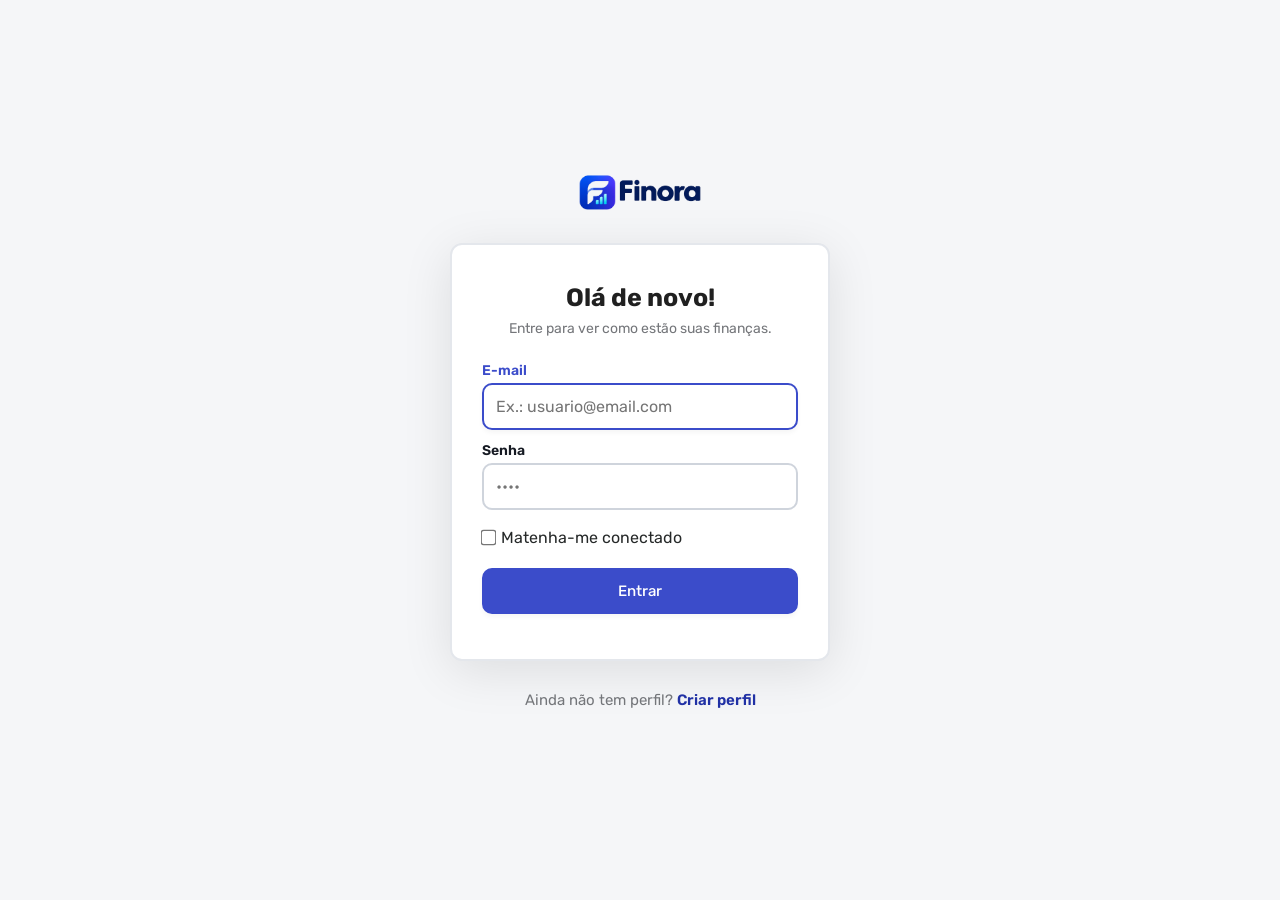
<file: index.html>
<!DOCTYPE html>
<html lang="pt-BR">
    <head>
        <meta charset="UTF-8">
        <meta name="viewport" content="width=device-width, initial-scale=1.0">
        <link rel="stylesheet" href="https://fonts.googleapis.com/css2?family=Material+Symbols+Outlined:opsz,wght,FILL,GRAD@20..48,100..700,0..1,-50..200">
        <link rel="stylesheet" href="assets/css/index.css">
        <title>Minhas finanças</title>
    </head>
    <body>
        <div id="content">
        
            <main>

                <header>
                    <img src="assets/img/logo.png" alt="Finora">

                    <a href="novo-lancamento.html" class="btn btn-primary">
                        <span class="material-symbols-outlined">add</span>
                        Novo lançamento
                    </a>
                </header>

                <section class="period">
                    <select class="select-lg" id="mes" name="mes" onchange="definirPeriodo()"></select>
                    <select class="select-lg" id="ano" name="ano" onchange="definirPeriodo()"></select>
                </section>

                <section class="resume">
                    <div class="card-resume card-bg-green">
                        <div class="icon-box box-green-bg">
                            <span class="material-symbols-outlined">arrow_outward</span>
                        </div>
                        <p class="card-label">Receitas</p>
                        <h1 id="valor-receitas" class="card-value">R$ 0,00</h1>
                    </div>

                    <div class="card-resume card-bg-red">
                        <div class="icon-box box-red-bg">
                            <span class="material-symbols-outlined">south_east</span>
                        </div>
                        <p class="card-label">Despesas</p>
                        <h1 id="valor-despesas" class="card-value">R$ 0,00</h1>
                    </div>

                    <div class="card-resume card-bg-blue">
                        <div class="icon-box box-blue-bg">
                            <span class="material-symbols-outlined">wallet</span>
                        </div>
                        <p class="card-label">Saldo</p>
                        <h1 id="saldo" class="card-value">R$ 0,00</h1>
                    </div>
                </section>

                <section class="progress-bar">
                    <div class="progress-box">
                        <div class="percent"></div>
                    </div>
                    <p>
                        <strong id="usuario">Olá,</strong> você consumiu 
                        <strong id="percentual-salario">0%</strong> da sua renda de 
                        <strong id="renda">R$ 0,00</strong>
                        <a href="renda.html" class="btn-icon">
                            <span class="material-symbols-outlined">edit</span>
                        </a>
                    </p>
                </section>

                <section class="transactions">
                    <div class="transactions-header">
                        <h2>Lançamentos</h2>
                        <div class="filters">
                            <button class="btn btn-filter filter-active" onclick="filtrarPorTipo()">Todos</button>
                            <button class="btn btn-filter" onclick="filtrarPorTipo('RECEITA')">Receitas</button>
                            <button class="btn btn-filter" onclick="filtrarPorTipo('DESPESA')">Despesas</button>
                        </div>
                    </div>

                    <div class="table-box">
                        <table id="lancamentos"></table>
                    </div>

                    <button class="btn btn-light" onclick="logout()">
                        <span class="material-symbols-outlined">logout</span>
                        Sair
                    </button>

                </section>

            </main>

            <script src="assets/js/auth.js"></script>
            <script src="assets/js/spinner.js"></script>
            <script src="assets/js/index.js"></script>
            <script src="assets/js/ui.js"></script>
        </div>
    </body>
</html>
</file>
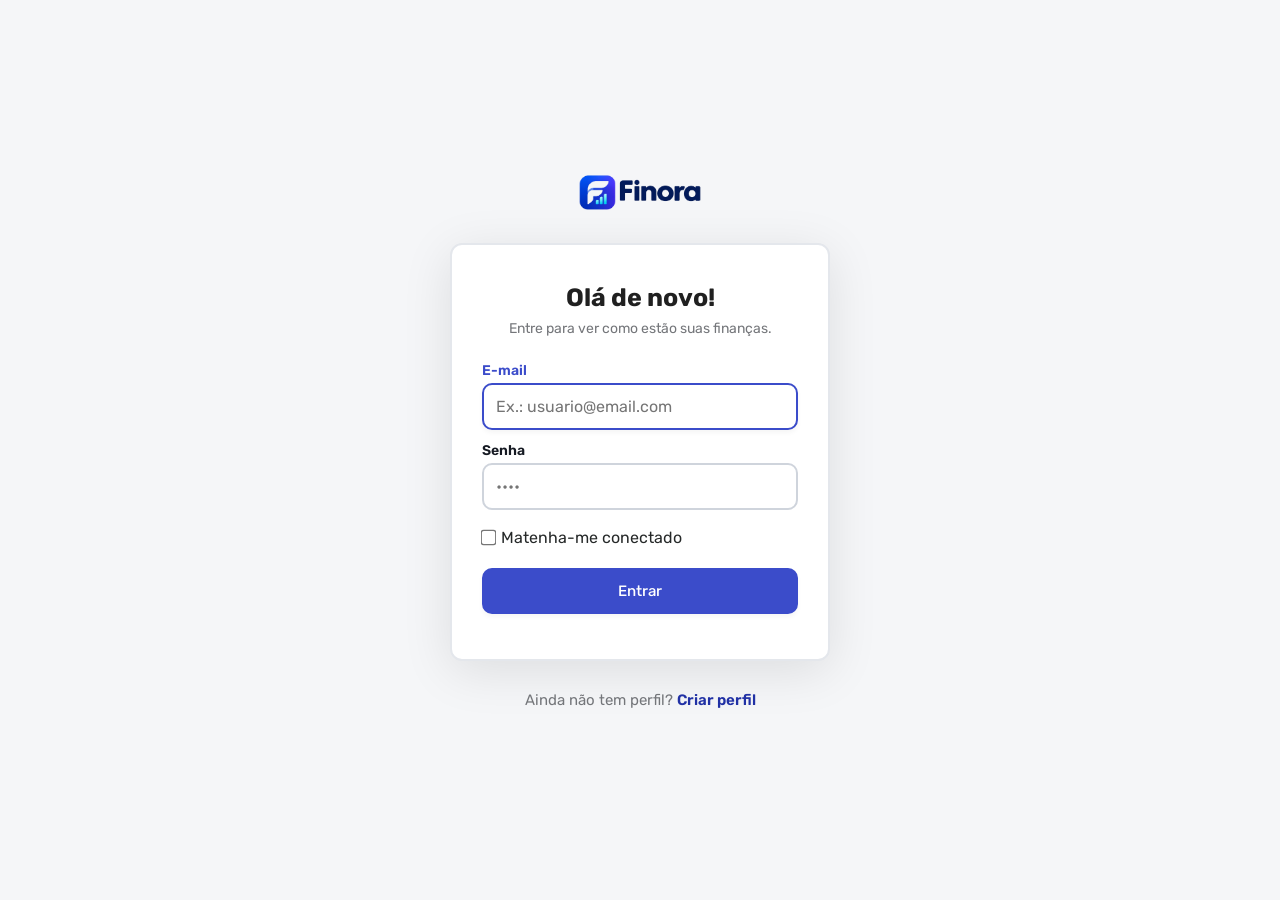
<file: login.html>
<!DOCTYPE html>
<html lang="pt-BR">
    <head>
        <meta charset="UTF-8">
        <meta name="viewport" content="width=device-width, initial-scale=1.0">
        <link rel="stylesheet" href="https://fonts.googleapis.com/css2?family=Material+Symbols+Outlined:opsz,wght,FILL,GRAD@20..48,100..700,0..1,-50..200">
        <link rel="stylesheet" href="assets/css/login.css">
        <title>Entre no Finora</title>
    </head>
    <body>
        <div id="content">
            <main>

                <img src="assets/img/logo.png" alt="Finora">
                
                <section>

                    <h1>Olá de novo!</h1>
                    <p>Entre para ver como estão suas finanças.</p>

                    <form onsubmit="entrar(event)" name="login">

                        <div class="field">
                            <label for="email">E-mail</label>
                            <input
                                class="input-text"
                                type="email"
                                name="email"
                                id="email"
                                placeholder="Ex.: usuario@email.com"
                                maxlength="100"
                                required
                                autofocus
                            >
                        </div>

                        <div class="field">
                            <label for="senha">Senha</label>
                            <input
                                class="input-text"
                                type="password"
                                name="senha"
                                id="senha"
                                placeholder="&bull;&bull;&bull;&bull;"
                                minlength="4"
                                maxlength="8"
                                required
                            >
                        </div>

                        <div id="login-fail" class="alert danger-alert hide-alert">
                            E-mail ou senha inválidos
                        </div>

                        <div class="checkbox">
                            <input type="checkbox" name="conectado" id="conectado" checked>
                            <label for="conectado">Matenha-me conectado</label>
                        </div>

                        <button type="submit" class="btn btn-primary block">Entrar</button>                        
                    </form>
                </section>
                <p class="novo-perfil">Ainda não tem perfil? <a href="perfil.html">Criar perfil</a></p>
            </main>

            <script src="assets/js/ui.js"></script>
            <script src="assets/js/spinner.js"></script>
            <script src="assets/js/login.js"></script>
        </div>
    </body>
</html>
</file>
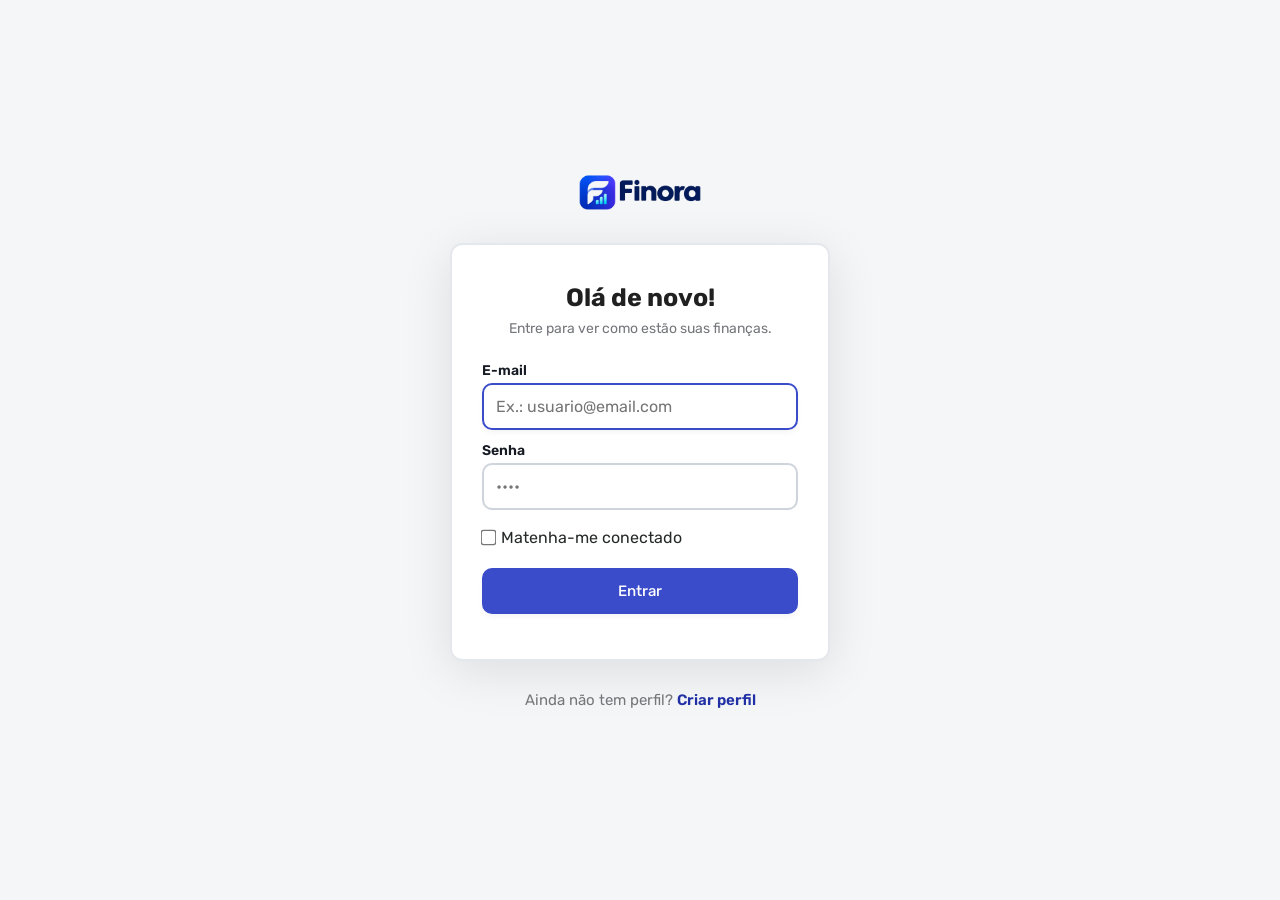
<file: novo-lancamento.html>
<!DOCTYPE html>
<html lang="pt-BR">
    <head>
        <meta charset="UTF-8">
        <meta name="viewport" content="width=device-width, initial-scale=1.0">
        <link rel="stylesheet" href="https://fonts.googleapis.com/css2?family=Material+Symbols+Outlined:opsz,wght,FILL,GRAD@20..48,100..700,0..1,-50..200">
        <link rel="stylesheet" href="assets/css/novo-lancamento.css">
        <title>Novo lançamento</title>
    </head>
    <body>
            
        <div id="content">

            <section>

                <a href="index.html" class="btn btn-light">
                    <span class="material-symbols-outlined">arrow_back</span>
                    Voltar
                </a>

                <img src="assets/img/logo.png" alt="Finora">

                <h1>Novo lançamento</h1>
                <p>Registre uma entrada ou saída de dinheiro.</p>

                <form onsubmit="salvar(event)" method="POST">

                    <div class="field">
                        <div class="radio-title">O que deseja lançar?</div>
                        <div class="radio-box">
                            <div class="radio-option" title="Dinheiro que entra">
                                <input type="radio" name="tipo" id="receita" value="RECEITA" required>
                                <label for="receita">Receita</label>
                            </div>
                            <div class="radio-option" title="Dinheiro que sai">
                                <input type="radio" name="tipo" id="despesa" value="DESPESA" checked required>
                                <label for="despesa">Despesa</label>
                            </div>
                        </div>
                    </div>

                    <div class="field">
                        <label for="descricao">Descrição</label>
                        <input
                            class="input-text"
                            type="text"
                            name="descricao"
                            id="descricao"
                            placeholder="Ex.: Mercado do mês"
                            maxlength="30"
                            required
                            autofocus
                        >
                    </div>

                    <div class="field">
                        <label for="valor">Valor em R$</label>
                        <input
                            class="input-text"
                            type="number"
                            name="valor"
                            id="valor"
                            placeholder="Ex: 49,90"
                            min="0.01"
                            step="0.01"
                            required
                        >
                    </div>

                    <div class="field">
                        <label for="data">Data</label>
                        <input
                            class="input-text"
                            type="date"
                            name="data"
                            id="data"
                            required
                        >
                    </div>

                    <div class="field">
                        <label for="categoria">Categoria</label>
                        <select class="select-default block" name="categoria" id="categoria">
                            <option value="">selecione...</option>
                            <option value="Alimentação">Alimentação</option>
                            <option value="Moradia">Moradia</option>
                            <option value="Transporte">Transporte</option>
                            <option value="Assinaturas">Assinaturas</option>
                            <option value="Contas de Casa">Contas de Casa</option>
                            <option value="Fatura do cartão">Fatura do cartão</option>
                            <option value="Lazer">Lazer</option>
                            <option value="Saúde">Saúde</option>
                            <option value="Educação">Educação</option>
                            <option value="Renda extra">Renda extra</option>
                            <option value="Outros">Outros</option>
                        </select>
                    </div>

                    <div class="field">
                        <label for="observacoes">Observações (opcional)</label>
                        <textarea 
                            class="block"
                            name="observacoes"
                            id="observacoes"
                            placeholder="Ex.: Pago no cartão ou débito"
                        ></textarea>
                    </div>

                    <button type="submit" class="btn btn-primary block">Salvar lançamento</button>
                    <button type="reset" class="btn btn-outline block">Cancelar</button>
                
                </form>
            </section>
            <script src="assets/js/auth.js"></script>
            <script src="assets/js/ui.js"></script>
            <script src="assets/js/spinner.js"></script>
            <script src="assets/js/novo-lancamento.js"></script>
        </div>
    </body>
</html>
</file>
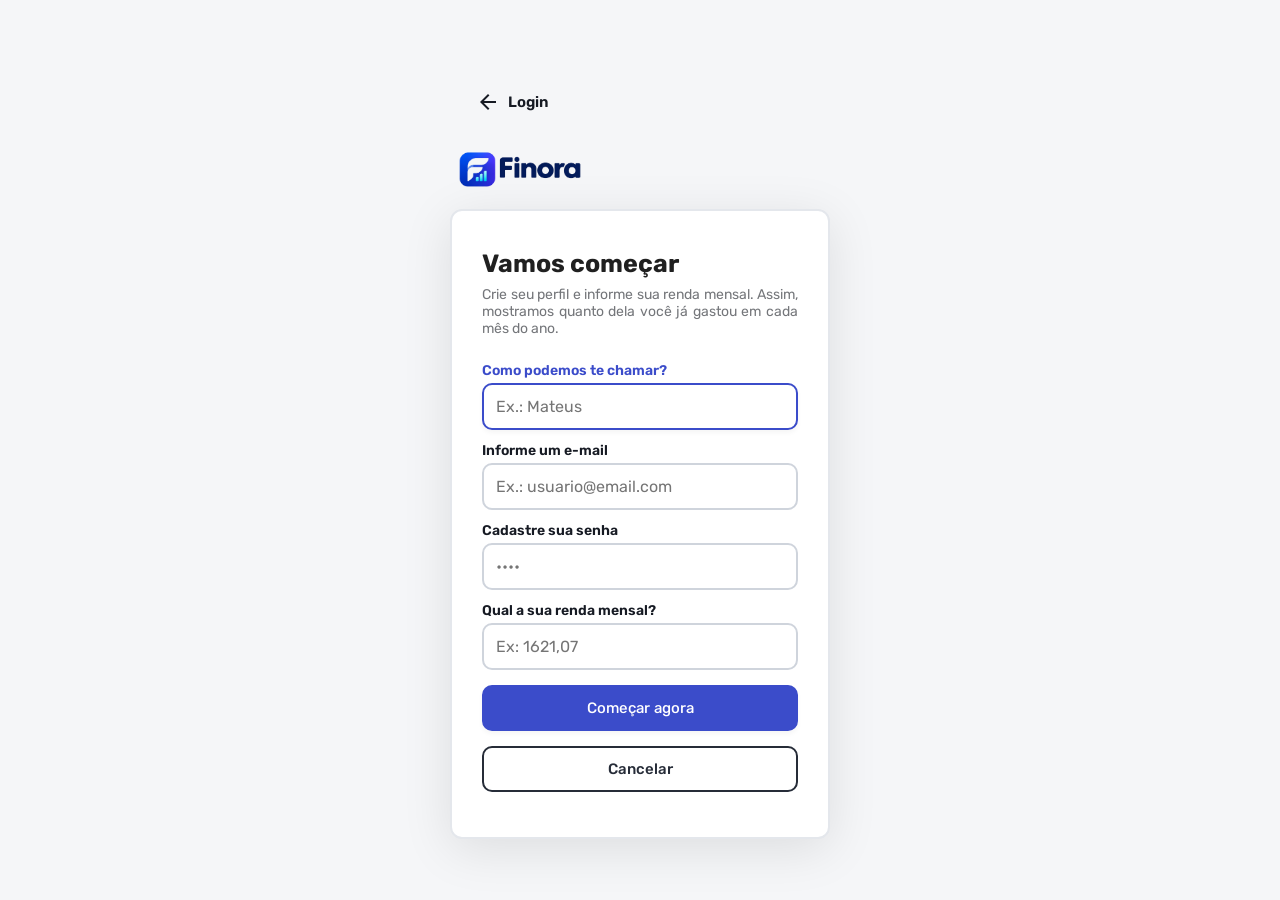
<file: perfil.html>
<!DOCTYPE html>
<html lang="pt-BR">
    <head>
        <meta charset="UTF-8">
        <meta name="viewport" content="width=device-width, initial-scale=1.0">
        <link rel="stylesheet" href="https://fonts.googleapis.com/css2?family=Material+Symbols+Outlined:opsz,wght,FILL,GRAD@20..48,100..700,0..1,-50..200">
        <link rel="stylesheet" href="assets/css/perfil.css">
        <title>Crie seu perfil</title>
    </head>
    <body>
        <div id="content">
            <main>

                <a href="login.html" class="btn btn-light">
                    <span class="material-symbols-outlined">arrow_back</span>
                    Login
                </a>

                <img src="assets/img/logo.png" alt="Finora">
                
                <section>

                    <h1>Vamos começar</h1>
                    <p>
                        Crie seu perfil e informe sua renda mensal. Assim, mostramos quanto dela você já gastou em cada mês do ano.
                    </p>

                    <form onsubmit="criarPerfil(event)">

                        <input type="hidden" name="id_perfil">

                        <div class="field">
                            <label for="nome">Como podemos te chamar?</label>
                            <input
                                class="input-text"
                                type="text"
                                name="nome"
                                id="nome"
                                placeholder="Ex.: Mateus"
                                maxlength="30"
                                required
                                autofocus
                            >
                        </div>

                        <div class="field">
                            <label for="email">Informe um e-mail</label>
                            <input
                                class="input-text"
                                type="email"
                                name="email"
                                id="email"
                                placeholder="Ex.: usuario@email.com"
                                maxlength="100"
                                required
                            >
                        </div>

                        <div class="field">
                            <label for="senha">Cadastre sua senha</label>
                            <input
                                class="input-text"
                                type="password"
                                name="senha"
                                id="senha"
                                placeholder="&bull;&bull;&bull;&bull;"
                                minlength="4"
                                maxlength="8"
                                required
                            >
                        </div>

                        <div class="field">
                            <label for="renda">Qual a sua renda mensal?</label>
                            <input
                                class="input-text"
                                type="number"
                                name="renda"
                                id="renda"
                                placeholder="Ex: 1621,07"
                                min="0.01"
                                step="0.01"
                                required
                            >
                        </div>

                        <button type="submit" class="btn btn-primary block">Começar agora</button>
                        <button type="reset" class="btn btn-outline block">Cancelar</button>
                        
                    </form>
                </section>
            </main>

            <script src="assets/js/ui.js"></script>
            <script src="assets/js/spinner.js"></script>
            <script src="assets/js/perfil.js"></script>
        </div>
    </body>
</html>
</file>
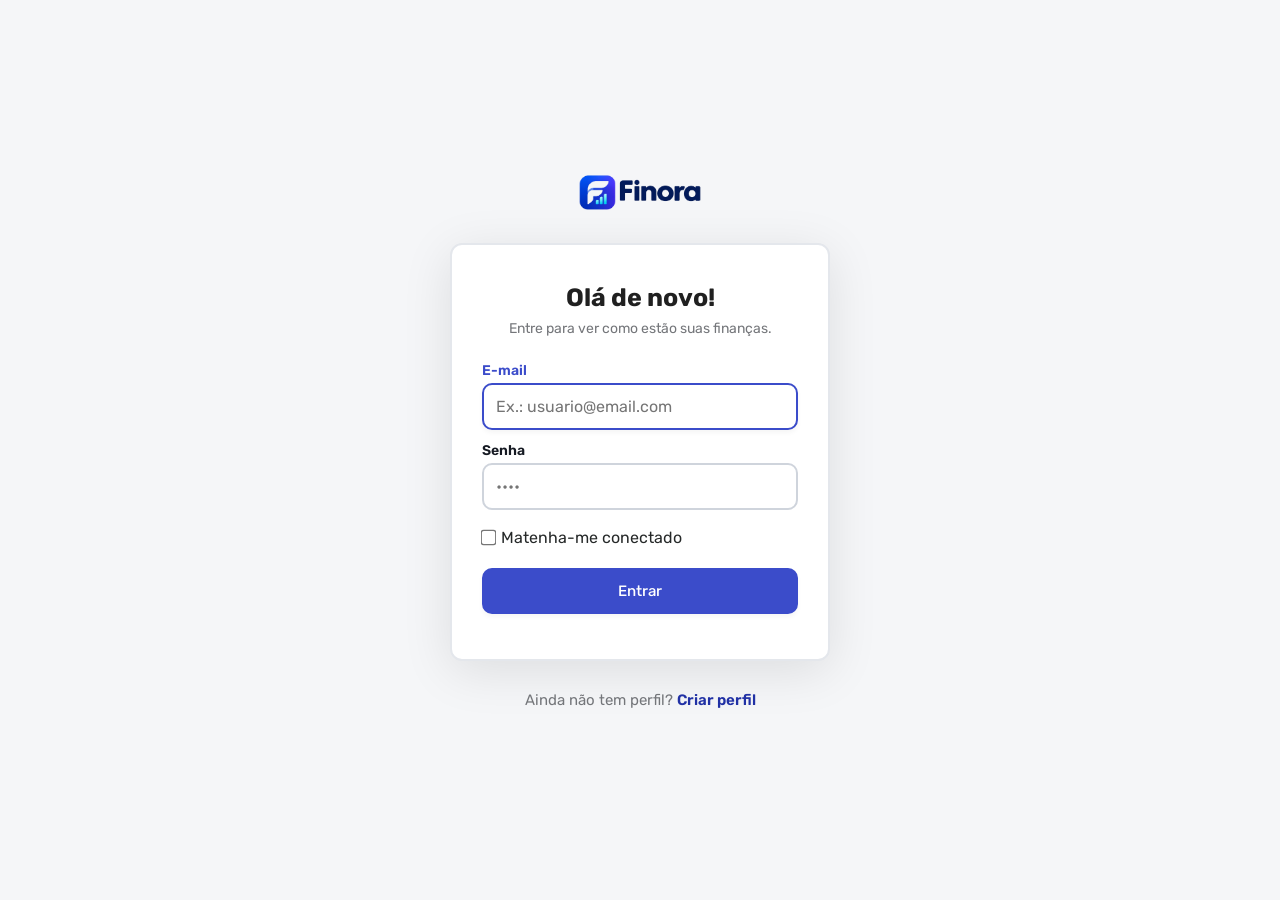
<file: renda.html>
<!DOCTYPE html>
<html lang="pt-BR">
    <head>
        <meta charset="UTF-8">
        <meta name="viewport" content="width=device-width, initial-scale=1.0">
        <link rel="stylesheet" href="https://fonts.googleapis.com/css2?family=Material+Symbols+Outlined:opsz,wght,FILL,GRAD@20..48,100..700,0..1,-50..200">
        <link rel="stylesheet" href="assets/css/renda.css">
        <title>Crie seu perfil</title>
    </head>
    <body>
        <div id="content">
            <main>

                <a href="index.html" class="btn btn-light">
                    <span class="material-symbols-outlined">arrow_back</span>
                    Voltar
                </a>

                <img src="assets/img/logo.png" alt="Finora">
                
                <section>

                    <h1>Sua renda mudou?</h1>
                    <p>
                        Atualize sua renda mensal. Assim, mostramos quanto dela você já gastou em cada mês do ano.
                    </p>

                    <form name="renda" onsubmit="atualizarRenda(event)">

                        <input type="hidden" name="id">

                        <div class="field">
                            <label for="nome">Como podemos te chamar?</label>
                            <input
                                class="input-text"
                                type="text"
                                name="nome"
                                id="nome"
                                placeholder="Ex.: Mateus"
                                maxlength="30"
                                required
                            >
                        </div>

                        <div class="field">
                            <label for="renda">Qual a sua renda mensal?</label>
                            <input
                                class="input-text"
                                type="number"
                                name="renda"
                                id="renda"
                                placeholder="Ex: 16021,07"
                                min="0.01"
                                step="0.01"
                                required
                                autofocus
                            >
                        </div>

                        <button type="submit" class="btn btn-primary block">Atualizar renda</button>
                                                
                    </form>
                </section>
            </main>

            <script src="assets/js/auth.js"></script>
            <script src="assets/js/ui.js"></script>
            <script src="assets/js/spinner.js"></script>
            <script src="assets/js/renda.js"></script>
        </div>
    </body>
</html>
</file>
<file: assets/css/index.css>
@import url('base.css');

main {
    padding: 2% 6%;
}

header {
    width: 100%;
    padding: 15px 0;
    display: flex;
    align-items: center;
    flex-wrap: wrap;
    justify-content: space-between;
    border-bottom: 2px solid #eef0f9;
}

header > img {
    width: 160px;
    cursor: pointer;
}

section.resume {
    padding: 15px 0;
    display: flex;
    gap: 20px;
    flex-wrap: wrap;
}

section.progress-bar {
    margin: 10px 0 0 0;
}

section.progress-bar > p {
    font-size: 17px;
    margin: 15px 0;
    color: #5c5c5c;
    display: flex;
    flex-wrap: wrap;
    align-items: center;
    gap: 5px;
}

section.progress-bar > p > strong {
    color: #141414;
}

section.transactions {
    padding: 10px 0;
}

div.transactions-header {
    padding: 10px 0;
    display: flex;
    justify-content: space-between;
    align-items: center;
    flex-wrap: wrap;
}

div.transactions-header > div.filters {
    display: flex;
    gap: 8px;
    flex-wrap: wrap;
}

div.transaction {
    display: flex;
    align-items: center;
    gap: 10px;
}

div.transaction > div > p {
    font-size: 17px;
    font-weight: 450;
}

div.transaction > div > span {
    font-size: 16px;
    color: #7d7d7d;
}

.currency-red {
    font-size: 18px;
    font-weight: 600;
    color: #A01D14;
}

.currency-green {
    font-size: 18px;
    font-weight: 600;
    color: #0F6B45;
}

section.period {
    padding: 15px 0;
}

table tr td:last-child {
    width: 50px;
}

table tr td > span.material-symbols-outlined {
  font-size: 16px;
  font-weight: 700;
}

@media (max-width: 430px) {
    .btn {
        width: 100% !important;
    }

    .btn-filter {
        margin: 4px 0 !important;
    }

    div.filters {
        gap: 0 !important;
    }
}
</file>
<file: assets/css/login.css>
@import url('base.css');

img {
    width: 140px;
    margin: 0 auto;
    display: block;
}

div#content {
    min-height: 100%;
    padding: 1% 0;
    display: flex;
    justify-content: center;
    align-items: center;
    background-color: #F5F6F8;
}

section {
    margin-top: 25px;
    padding: 30px;
    width: 380px;
    background-color: #fff;
    border-radius: 12px;
    border: 2px solid #E4E7EC;
    box-shadow: rgba(0, 0, 0, 0.1) 0px 10px 50px;
}

form {
    margin-top: 20px;
}

h1, p {
    text-align: center;
    margin: 8px 0;
}

h1 {
    font-size: 25px;
    color: #202020;
}

p {
    margin-bottom: 25px;
    font-size: 14px;
    color: #74767a;
}

p.novo-perfil {
    margin-top: 30px;
    font-size: 15px;
    text-align: center !important;
}

p.novo-perfil > a {
    text-decoration: none;
    font-weight: 600;
    color: #2131a5;
}

p.novo-perfil > a:hover {
    text-decoration: underline;
}
</file>
<file: assets/css/novo-lancamento.css>
@import url('base.css');

img {
    width: 140px;
    margin-bottom: 10px;
}

div#content {
    min-height: 100%;
    display: flex;
    justify-content: center;
    align-items: center;
    background-color: #F5F6F8;
    padding: 1% 0;
}

form {
    padding: 30px;
    width: 450px;
    background-color: #fff;
    border-radius: 12px;
    border: 2px solid #e7e7e7;
    margin-top: 20px;
    box-shadow: rgba(0, 0, 0, 0.1) 0px 10px 50px;
}

h1, p {
    margin: 8px 0;
}

h1 {
    color: #202020;
    font-size: 25px;
}

p {
    font-size: 15px;
    color: #74767a;
}
</file>
<file: assets/css/perfil.css>
@import url('base.css');

img {
    width: 140px;
    margin-bottom: 10px;
}

div#content {
    min-height: 100%;
    padding: 1% 0;
    display: flex;
    justify-content: center;
    align-items: center;
    background-color: #F5F6F8;
}

section {
    padding: 30px;
    width: 380px;
    background-color: #fff;
    border-radius: 12px;
    border: 2px solid #E4E7EC;
    box-shadow: rgba(0, 0, 0, 0.1) 0px 10px 50px;
}

form {
    margin-top: 20px;
}

h1, p {
    margin: 8px 0;
}

h1 {
    font-size: 25px;
    color: #202020;
}

p {
    margin-bottom: 25px;
    font-size: 14px;
    text-align: justify;
    color: #74767a;
}
</file>
<file: assets/css/renda.css>
@import url('base.css');

img {
    width: 140px;
    margin-bottom: 10px;
}

div#content {
    min-height: 100%;
    padding: 1% 0;
    display: flex;
    justify-content: center;
    align-items: center;
    background-color: #F5F6F8;
}

section {
    padding: 30px;
    width: 380px;
    background-color: #fff;
    border-radius: 12px;
    border: 2px solid #E4E7EC;
    box-shadow: rgba(0, 0, 0, 0.1) 0px 10px 50px;
}

form {
    margin-top: 20px;
}

h1, p {
    margin: 8px 0;
}

h1 {
    font-size: 25px;
    color: #202020;
}

p {
    margin-bottom: 25px;
    font-size: 14px;
    text-align: justify;
    color: #74767a;
}
</file>
